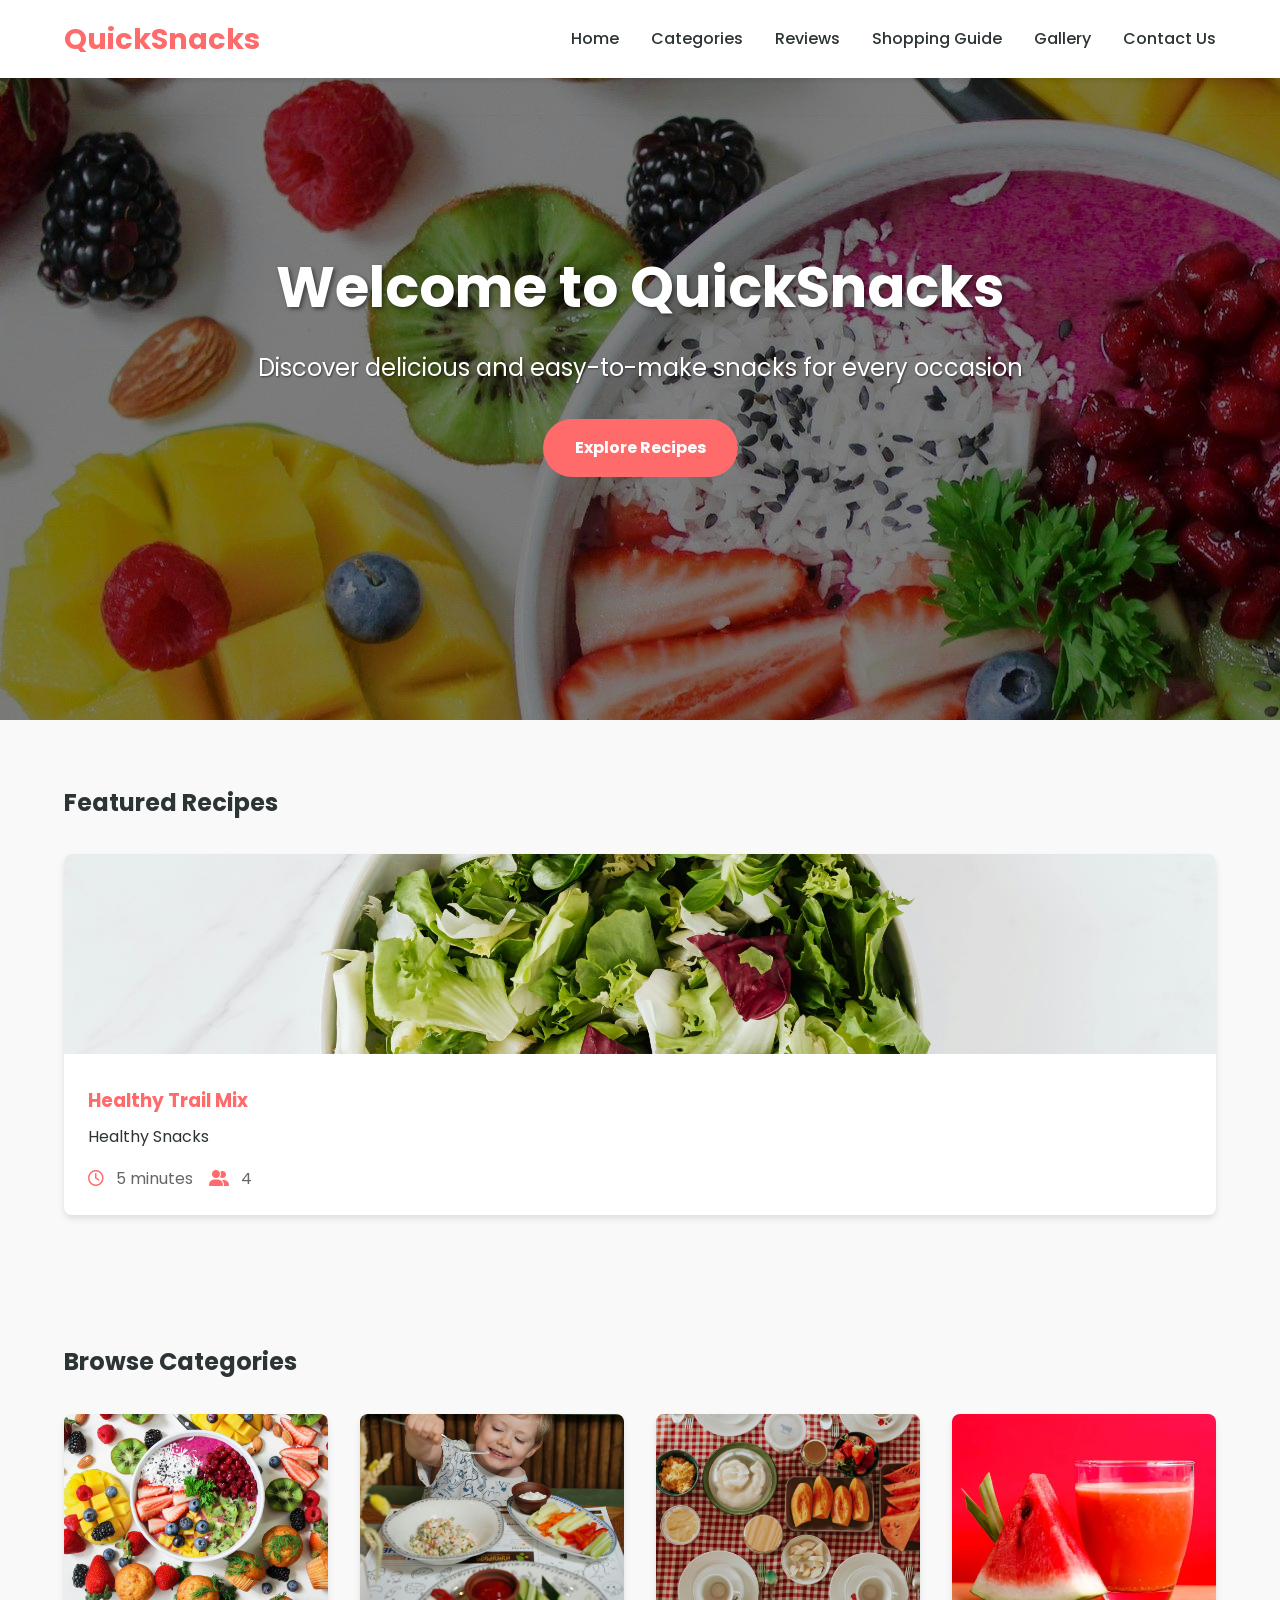
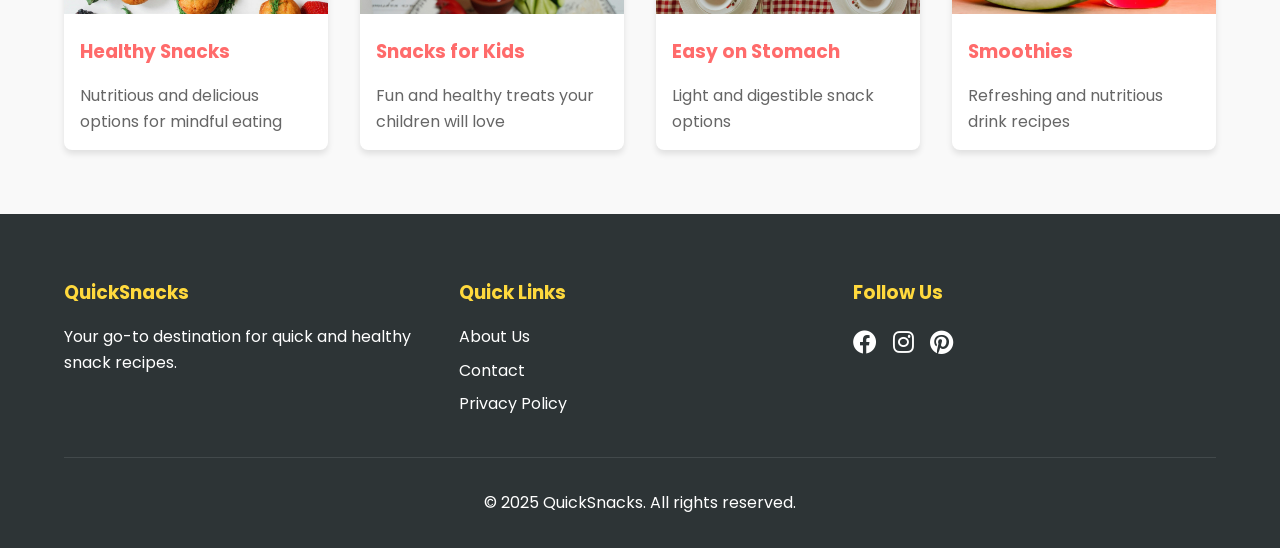
<file: index.html>
<!DOCTYPE html>
<html lang="en">
<head>
    <meta charset="UTF-8">
    <meta name="viewport" content="width=device-width, initial-scale=1.0">
    <title>QuickSnacks - Healthy & Delicious Snack Recipes</title>
    <link rel="stylesheet" href="css/style.css">
    <link href="https://fonts.googleapis.com/css2?family=Poppins:wght@300;400;500;600;700&display=swap" rel="stylesheet">
    <link rel="stylesheet" href="https://cdnjs.cloudflare.com/ajax/libs/font-awesome/6.0.0/css/all.min.css">
</head>
<body>
    <header>
        <nav class="navbar">
            <div class="logo">
                <h1>QuickSnacks</h1>
            </div>
            <ul class="nav-links">
                <li><a href="index.html" class="active">Home</a></li>
                <li class="dropdown">
                    <a href="#categories">Categories</a>
                    <div class="dropdown-content">
                        <a href="categories/healthy-snacks.html">Healthy Snacks</a>
                        <a href="categories/kids-snacks.html">Snacks for Kids</a>
                        <a href="categories/easy-stomach.html">Easy on Stomach</a>
                        <a href="categories/smoothies.html">Smoothies</a>
                    </div>
                </li>
                <li><a href="reviews.html">Reviews</a></li>
                <li><a href="shopping-guide.html">Shopping Guide</a></li>
                <li><a href="gallery.html">Gallery</a></li>
                <li><a href="contact.html">Contact Us</a></li>
            </ul>
        </nav>
    </header>

    <main>
        <section class="hero" style="background-image: url('./images/hero.jpg');">
            <div class="hero-content">
                <h1>Welcome to QuickSnacks</h1>
                <p>Discover delicious and easy-to-make snacks for every occasion</p>
                <a href="#featured" class="cta-button">Explore Recipes</a>
            </div>
        </section>

        <section id="featured" class="featured-recipes">
            <h2>Featured Recipes</h2>
            <div class="recipe-grid">
                <div class="recipe-card">
                    <img src="./images/trail.webp" alt="Healthy Trail Mix">
                    <div class="recipe-content">
                        <h3>Healthy Trail Mix</h3>
                        <p>Healthy Snacks</p>
                        <div class="recipe-meta">
                            <span><i class="far fa-clock"></i> 5 minutes</span>
                            <span><i class="fas fa-user-friends"></i> 4 servings</span>
                        </div>
                    </div>
                </div>
            </div>
        </section>

        <section class="categories-preview">
            <h2>Browse Categories</h2>
            <div class="category-grid">
                <div class="category-card">
                    <img src="./images/pexels-janetrangdoan-1092730.jpg" alt="Healthy Snacks">
                    <h3>Healthy Snacks</h3>
                    <p>Nutritious and delicious options for mindful eating</p>
                </div>
                <div class="category-card">
                    <img src="images/pexels-nadin-sh-78971847-28442522.jpg" alt="Kids Snacks">
                    <h3>Snacks for Kids</h3>
                    <p>Fun and healthy treats your children will love</p>
                </div>
                <div class="category-card">
                    <img src="images/easy.jpeg" alt="Easy on Stomach">
                    <h3>Easy on Stomach</h3>
                    <p>Light and digestible snack options</p>
                </div>
                <div class="category-card">
                    <img src="images/smothies.webp" alt="Smoothies">
                    <h3>Smoothies</h3>
                    <p>Refreshing and nutritious drink recipes</p>
                </div>
            </div>
        </section>
    </main>

    <footer>
        <div class="footer-content">
            <div class="footer-section">
                <h3>QuickSnacks</h3>
                <p>Your go-to destination for quick and healthy snack recipes.</p>
            </div>
            <div class="footer-section">
                <h3>Quick Links</h3>
                <ul>
                    <li><a href="about.html">About Us</a></li>
                    <li><a href="contact.html">Contact</a></li>
                    <li><a href="privacy.html">Privacy Policy</a></li>
                </ul>
            </div>
            <div class="footer-section">
                <h3>Follow Us</h3>
                <div class="social-links">
                    <a href="#"><i class="fab fa-facebook"></i></a>
                    <a href="#"><i class="fab fa-instagram"></i></a>
                    <a href="#"><i class="fab fa-pinterest"></i></a>
                </div>
            </div>
        </div>
        <div class="footer-bottom">
            <p>&copy; 2025 QuickSnacks. All rights reserved.</p>
        </div>
    </footer>

    <script src="js/main.js"></script>
</body>
</html>
</file>
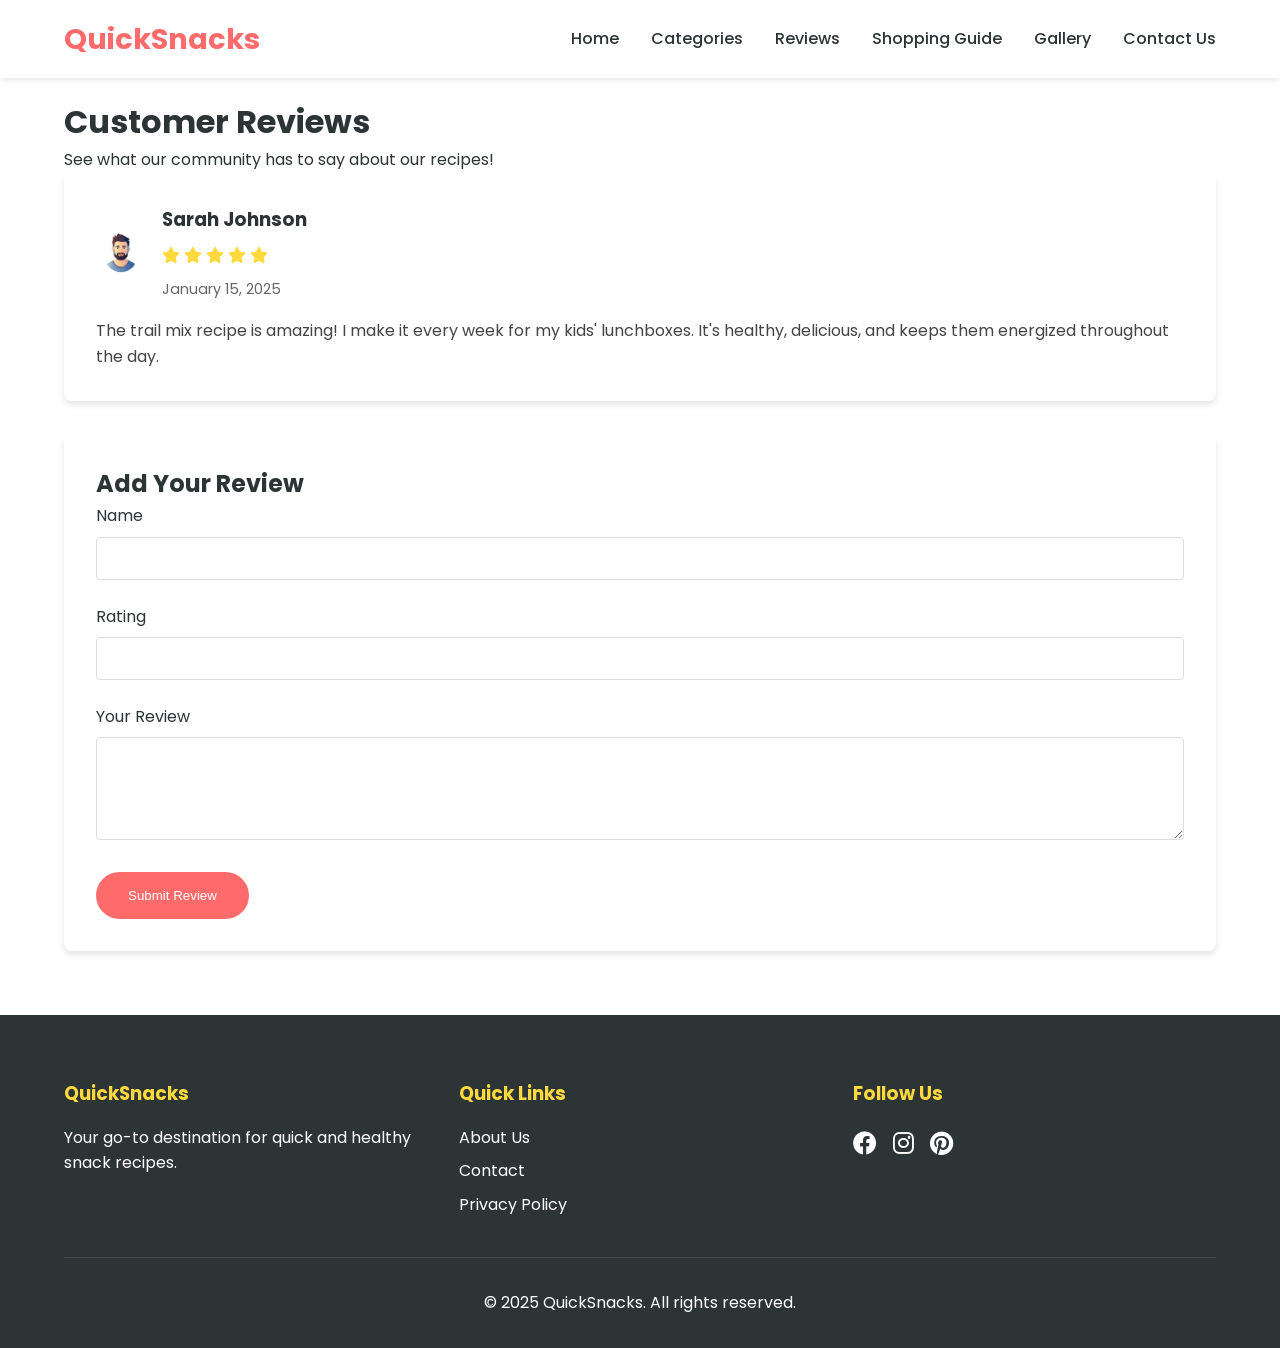
<file: reviews.html>
<!DOCTYPE html>
<html lang="en">
<head>
    <meta charset="UTF-8">
    <meta name="viewport" content="width=device-width, initial-scale=1.0">
    <title>Reviews - QuickSnacks</title>
    <link rel="stylesheet" href="css/style.css">
    <link href="https://fonts.googleapis.com/css2?family=Poppins:wght@300;400;500;600;700&display=swap" rel="stylesheet">
    <link rel="stylesheet" href="https://cdnjs.cloudflare.com/ajax/libs/font-awesome/6.0.0/css/all.min.css">
    <style>
        .reviews-container {
            padding: 6rem 5% 4rem;
        }
        .review-card {
            background: white;
            border-radius: 8px;
            padding: 2rem;
            margin-bottom: 2rem;
            box-shadow: 0 4px 6px rgba(0,0,0,0.1);
        }
        .review-header {
            display: flex;
            align-items: center;
            margin-bottom: 1rem;
        }
        .reviewer-avatar {
            width: 50px;
            height: 50px;
            border-radius: 50%;
            margin-right: 1rem;
        }
        .reviewer-info h3 {
            margin: 0;
            color: var(--text-color);
        }
        .review-date {
            color: #666;
            font-size: 0.9rem;
        }
        .star-rating {
            color: var(--accent-color);
            margin: 0.5rem 0;
        }
        .review-content {
            color: #444;
            line-height: 1.6;
        }
        .add-review-form {
            background: white;
            padding: 2rem;
            border-radius: 8px;
            box-shadow: 0 4px 6px rgba(0,0,0,0.1);
            margin-top: 2rem;
        }
        .form-group {
            margin-bottom: 1.5rem;
        }
        .form-group label {
            display: block;
            margin-bottom: 0.5rem;
        }
        .form-group input,
        .form-group textarea {
            width: 100%;
            padding: 0.8rem;
            border: 1px solid #ddd;
            border-radius: 4px;
        }
        .submit-review-btn {
            background-color: var(--primary-color);
            color: white;
            padding: 1rem 2rem;
            border: none;
            border-radius: 30px;
            cursor: pointer;
            transition: transform 0.3s ease;
        }
        .submit-review-btn:hover {
            transform: translateY(-2px);
        }
    </style>
</head>
<body>
    <header>
        <nav class="navbar">
            <div class="logo">
                <h1>QuickSnacks</h1>
            </div>
            <ul class="nav-links">
                <li><a href="index.html">Home</a></li>
                <li class="dropdown">
                    <a href="#categories">Categories</a>
                    <div class="dropdown-content">
                        <a href="categories/healthy-snacks.html">Healthy Snacks</a>
                        <a href="categories/kids-snacks.html">Snacks for Kids</a>
                        <a href="categories/easy-stomach.html">Easy on Stomach</a>
                        <a href="categories/smoothies.html">Smoothies</a>
                    </div>
                </li>
                <li><a href="reviews.html" class="active">Reviews</a></li>
                <li><a href="shopping-guide.html">Shopping Guide</a></li>
                <li><a href="gallery.html">Gallery</a></li>
                <li><a href="contact.html">Contact Us</a></li>
            </ul>
        </nav>
    </header>

    <main class="reviews-container">
        <h1>Customer Reviews</h1>
        <p>See what our community has to say about our recipes!</p>

        <div class="reviews-section">
            <div class="review-card">
                <div class="review-header">
                    <img src="images/user.jpg" alt="Sarah Johnson" class="reviewer-avatar">
                    <div class="reviewer-info">
                        <h3>Sarah Johnson</h3>
                        <div class="star-rating">
                            <i class="fas fa-star"></i>
                            <i class="fas fa-star"></i>
                            <i class="fas fa-star"></i>
                            <i class="fas fa-star"></i>
                            <i class="fas fa-star"></i>
                        </div>
                        <span class="review-date">January 15, 2025</span>
                    </div>
                </div>
                <div class="review-content">
                    <p>The trail mix recipe is amazing! I make it every week for my kids' lunchboxes. It's healthy, delicious, and keeps them energized throughout the day.</p>
                </div>
            </div>

            <!-- Add more review cards here -->
        </div>

        <div class="add-review-form">
            <h2>Add Your Review</h2>
            <form id="review-form">
                <div class="form-group">
                    <label for="name">Name</label>
                    <input type="text" id="name" name="name" required>
                </div>
                <div class="form-group">
                    <label for="rating">Rating</label>
                    <div class="star-rating-input">
                        <input type="number" id="rating" name="rating" min="1" max="5" required>
                    </div>
                </div>
                <div class="form-group">
                    <label for="review">Your Review</label>
                    <textarea id="review" name="review" rows="5" required></textarea>
                </div>
                <button type="submit" class="submit-review-btn">Submit Review</button>
            </form>
        </div>
    </main>

    <footer>
        <div class="footer-content">
            <div class="footer-section">
                <h3>QuickSnacks</h3>
                <p>Your go-to destination for quick and healthy snack recipes.</p>
            </div>
            <div class="footer-section">
                <h3>Quick Links</h3>
                <ul>
                    <li><a href="about.html">About Us</a></li>
                    <li><a href="contact.html">Contact</a></li>
                    <li><a href="privacy.html">Privacy Policy</a></li>
                </ul>
            </div>
            <div class="footer-section">
                <h3>Follow Us</h3>
                <div class="social-links">
                    <a href="#"><i class="fab fa-facebook"></i></a>
                    <a href="#"><i class="fab fa-instagram"></i></a>
                    <a href="#"><i class="fab fa-pinterest"></i></a>
                </div>
            </div>
        </div>
        <div class="footer-bottom">
            <p>&copy; 2025 QuickSnacks. All rights reserved.</p>
        </div>
    </footer>

    <script src="js/main.js"></script>
</body>
</html>
</file>
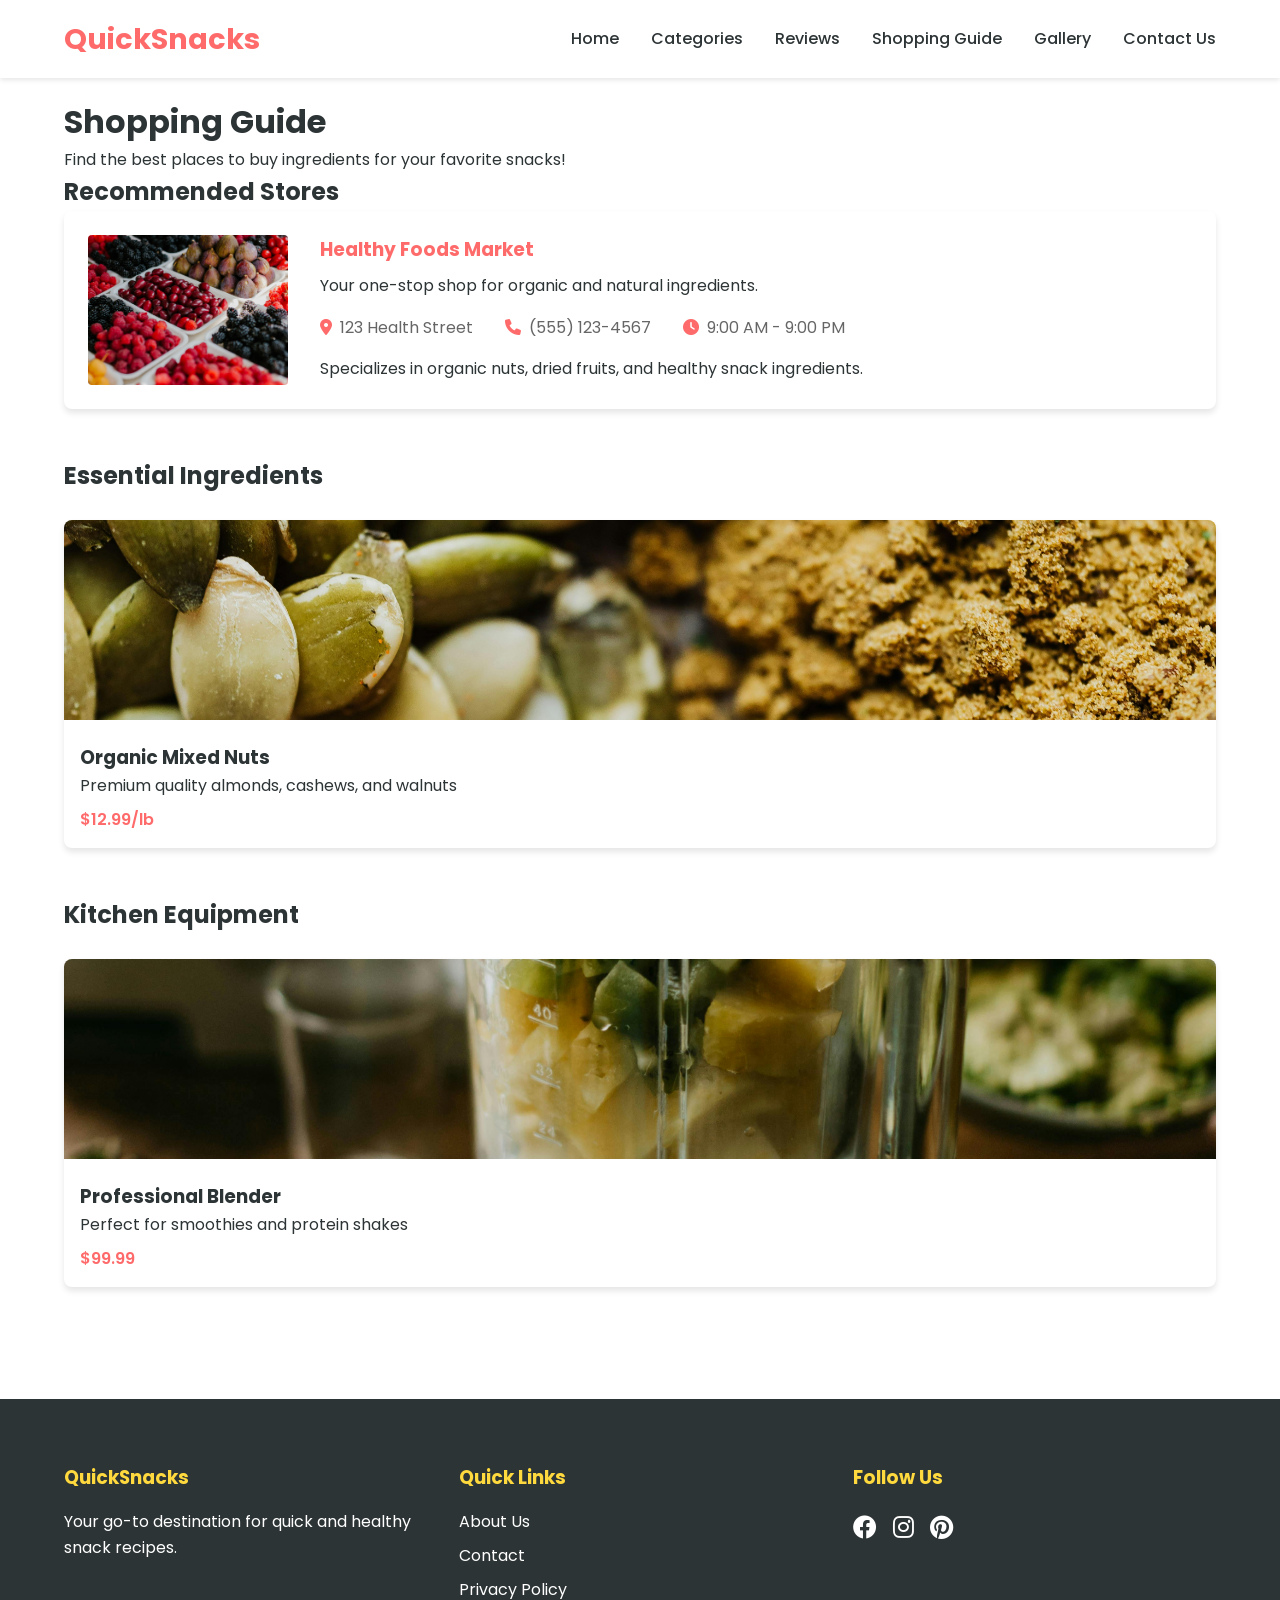
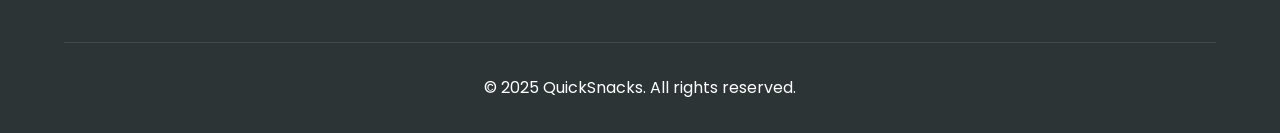
<file: shopping-guide.html>
<!DOCTYPE html>
<html lang="en">
<head>
    <meta charset="UTF-8">
    <meta name="viewport" content="width=device-width, initial-scale=1.0">
    <title>Shopping Guide - QuickSnacks</title>
    <link rel="stylesheet" href="css/style.css">
    <link href="https://fonts.googleapis.com/css2?family=Poppins:wght@300;400;500;600;700&display=swap" rel="stylesheet">
    <link rel="stylesheet" href="https://cdnjs.cloudflare.com/ajax/libs/font-awesome/6.0.0/css/all.min.css">
    <style>
        .shopping-guide-container {
            padding: 6rem 5% 4rem;
        }
        .category-section {
            margin-bottom: 3rem;
        }
        .store-card {
            background: white;
            border-radius: 8px;
            padding: 1.5rem;
            margin-bottom: 1.5rem;
            box-shadow: 0 4px 6px rgba(0,0,0,0.1);
            display: flex;
            gap: 2rem;
        }
        .store-image {
            width: 200px;
            height: 150px;
            object-fit: cover;
            border-radius: 4px;
        }
        .store-info {
            flex: 1;
        }
        .store-name {
            color: var(--primary-color);
            margin-bottom: 0.5rem;
        }
        .store-meta {
            display: flex;
            gap: 2rem;
            margin: 1rem 0;
            color: #666;
        }
        .store-meta i {
            color: var(--primary-color);
            margin-right: 0.5rem;
        }
        .product-grid {
            display: grid;
            grid-template-columns: repeat(auto-fit, minmax(250px, 1fr));
            gap: 1.5rem;
            margin-top: 1.5rem;
        }
        .product-card {
            background: white;
            border-radius: 8px;
            overflow: hidden;
            box-shadow: 0 4px 6px rgba(0,0,0,0.1);
        }
        .product-image {
            width: 100%;
            height: 200px;
            object-fit: cover;
        }
        .product-info {
            padding: 1rem;
        }
        .product-price {
            color: var(--primary-color);
            font-weight: 600;
            margin-top: 0.5rem;
        }
    </style>
</head>
<body>
    <header>
        <nav class="navbar">
            <div class="logo">
                <h1>QuickSnacks</h1>
            </div>
            <ul class="nav-links">
                <li><a href="index.html">Home</a></li>
                <li class="dropdown">
                    <a href="#categories">Categories</a>
                    <div class="dropdown-content">
                        <a href="categories/healthy-snacks.html">Healthy Snacks</a>
                        <a href="categories/kids-snacks.html">Snacks for Kids</a>
                        <a href="categories/easy-stomach.html">Easy on Stomach</a>
                        <a href="categories/smoothies.html">Smoothies</a>
                    </div>
                </li>
                <li><a href="reviews.html">Reviews</a></li>
                <li><a href="shopping-guide.html" class="active">Shopping Guide</a></li>
                <li><a href="gallery.html">Gallery</a></li>
                <li><a href="contact.html">Contact Us</a></li>
            </ul>
        </nav>
    </header>

    <main class="shopping-guide-container">
        <h1>Shopping Guide</h1>
        <p>Find the best places to buy ingredients for your favorite snacks!</p>

        <div class="category-section">
            <h2>Recommended Stores</h2>
            
            <div class="store-card">
                <img src="images/market.jpg" alt="Healthy Foods Market" class="store-image">
                <div class="store-info">
                    <h3 class="store-name">Healthy Foods Market</h3>
                    <p>Your one-stop shop for organic and natural ingredients.</p>
                    <div class="store-meta">
                        <span><i class="fas fa-map-marker-alt"></i>123 Health Street</span>
                        <span><i class="fas fa-phone"></i>(555) 123-4567</span>
                        <span><i class="fas fa-clock"></i>9:00 AM - 9:00 PM</span>
                    </div>
                    <p>Specializes in organic nuts, dried fruits, and healthy snack ingredients.</p>
                </div>
            </div>

         </div>

        <div class="category-section">
            <h2>Essential Ingredients</h2>
            <div class="product-grid">
                <div class="product-card">
                    <img src="images/nuts.jpg" alt="Mixed Nuts" class="product-image">
                    <div class="product-info">
                        <h3>Organic Mixed Nuts</h3>
                        <p>Premium quality almonds, cashews, and walnuts</p>
                        <p class="product-price">$12.99/lb</p>
                    </div>
                </div>

             </div>
        </div>

        <div class="category-section">
            <h2>Kitchen Equipment</h2>
            <div class="product-grid">
                <div class="product-card">
                    <img src="images/blender.jpg" alt="High-Speed Blender" class="product-image">
                    <div class="product-info">
                        <h3>Professional Blender</h3>
                        <p>Perfect for smoothies and protein shakes</p>
                        <p class="product-price">$99.99</p>
                    </div>
                </div>

                <!-- Add more equipment cards here -->
            </div>
        </div>
    </main>

    <footer>
        <div class="footer-content">
            <div class="footer-section">
                <h3>QuickSnacks</h3>
                <p>Your go-to destination for quick and healthy snack recipes.</p>
            </div>
            <div class="footer-section">
                <h3>Quick Links</h3>
                <ul>
                    <li><a href="about.html">About Us</a></li>
                    <li><a href="contact.html">Contact</a></li>
                    <li><a href="privacy.html">Privacy Policy</a></li>
                </ul>
            </div>
            <div class="footer-section">
                <h3>Follow Us</h3>
                <div class="social-links">
                    <a href="#"><i class="fab fa-facebook"></i></a>
                    <a href="#"><i class="fab fa-instagram"></i></a>
                    <a href="#"><i class="fab fa-pinterest"></i></a>
                </div>
            </div>
        </div>
        <div class="footer-bottom">
            <p>&copy; 2025 QuickSnacks. All rights reserved.</p>
        </div>
    </footer>

    <script src="js/main.js"></script>
</body>
</html>
</file>
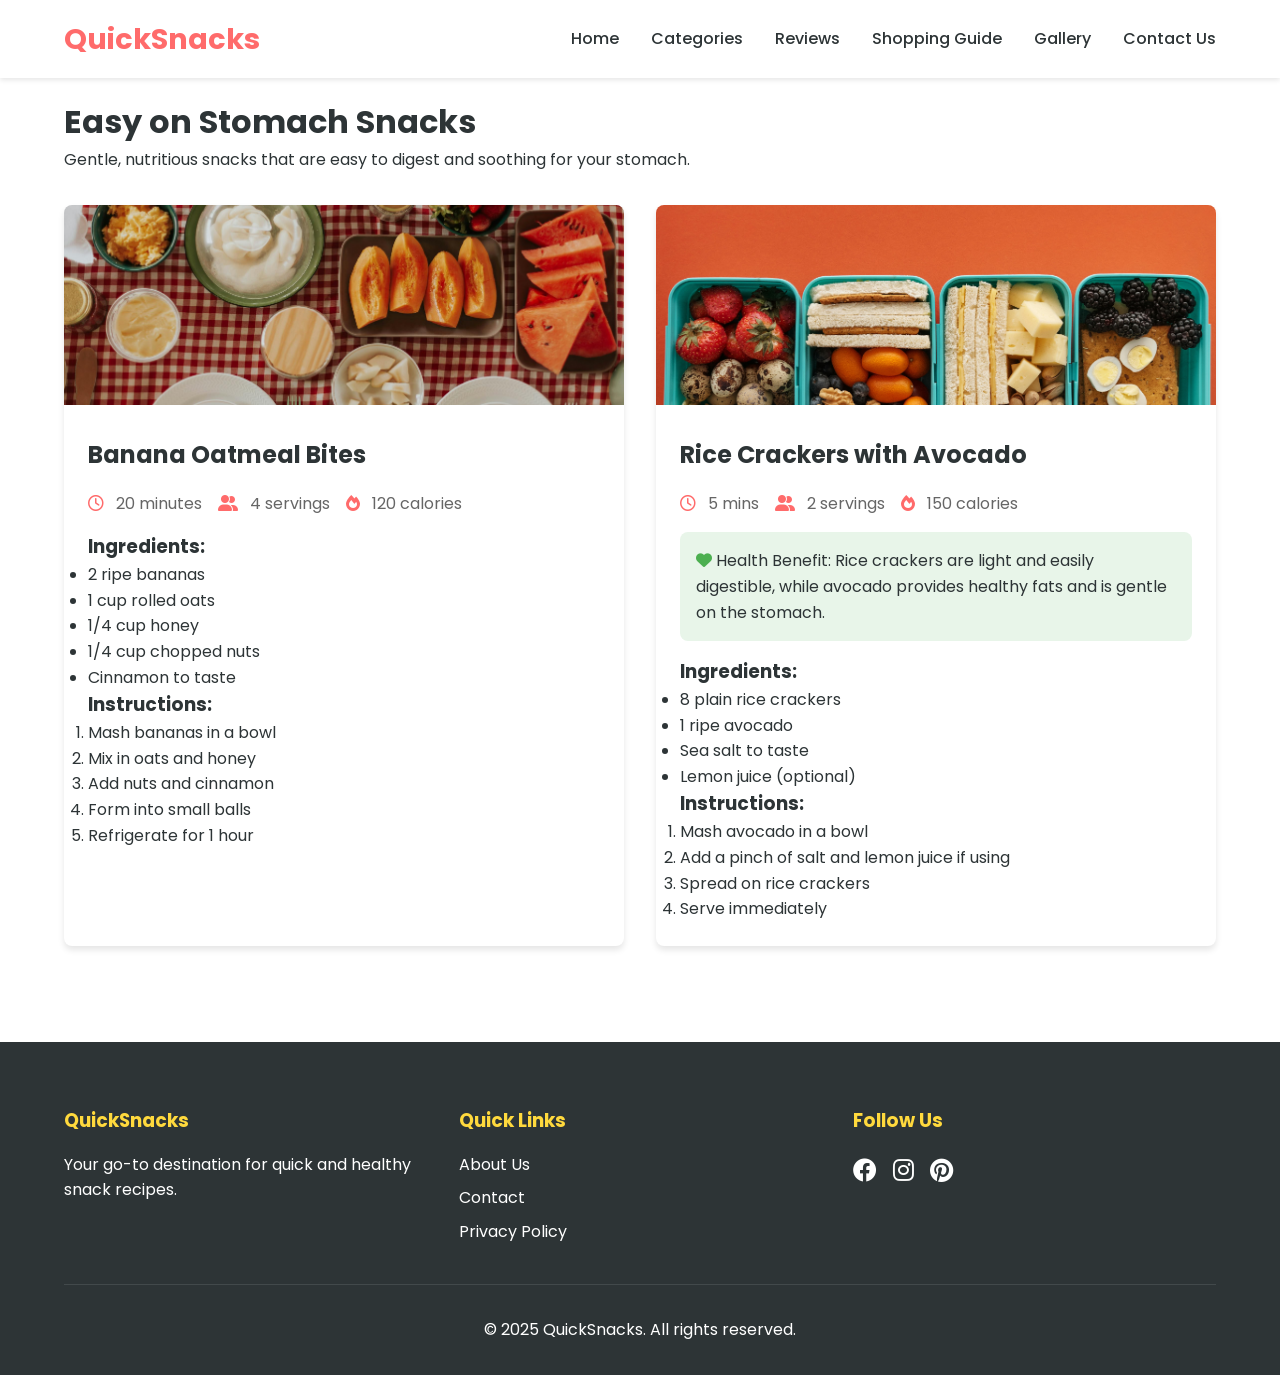
<file: categories/easy-stomach.html>
<!DOCTYPE html>
<html lang="en">
<head>
    <meta charset="UTF-8">
    <meta name="viewport" content="width=device-width, initial-scale=1.0">
    <title>Easy on Stomach Snacks - QuickSnacks</title>
    <link rel="stylesheet" href="../css/style.css">
    <link href="https://fonts.googleapis.com/css2?family=Poppins:wght@300;400;500;600;700&display=swap" rel="stylesheet">
    <link rel="stylesheet" href="https://cdnjs.cloudflare.com/ajax/libs/font-awesome/6.0.0/css/all.min.css">
    <style>
        .recipe-container {
            padding: 6rem 5% 4rem;
        }
        .recipe-card {
            background: white;
            border-radius: 8px;
            overflow: hidden;
            box-shadow: 0 4px 6px rgba(0,0,0,0.1);
            margin-bottom: 2rem;
        }
        .recipe-image {
            width: 100%;
            height: 300px;
            object-fit: cover;
        }
        .recipe-details {
            padding: 1.5rem;
        }
        .recipe-meta {
            display: flex;
            gap: 1rem;
            margin: 1rem 0;
            color: #666;
        }
        .recipe-meta i {
            color: var(--primary-color);
        }
        .health-benefit {
            background: #e8f5e9;
            padding: 1rem;
            border-radius: 8px;
            margin: 1rem 0;
        }
        .health-benefit i {
            color: #4caf50;
        }
    </style>
</head>
<body>
    <header>
        <nav class="navbar">
            <div class="logo">
                <h1>QuickSnacks</h1>
            </div>
            <ul class="nav-links">
                <li><a href="../index.html">Home</a></li>
                <li class="dropdown">
                    <a href="#" class="active">Categories</a>
                    <div class="dropdown-content">
                        <a href="healthy-snacks.html">Healthy Snacks</a>
                        <a href="kids-snacks.html">Snacks for Kids</a>
                        <a href="easy-stomach.html" class="active">Easy on Stomach</a>
                        <a href="smoothies.html">Smoothies</a>
                    </div>
                </li>
                <li><a href="../reviews.html">Reviews</a></li>
                <li><a href="../shopping-guide.html">Shopping Guide</a></li>
                <li><a href="../gallery.html">Gallery</a></li>
                <li><a href="../contact.html">Contact Us</a></li>
            </ul>
        </nav>
    </header>

    <main class="recipe-container">
        <h1>Easy on Stomach Snacks</h1>
        <p>Gentle, nutritious snacks that are easy to digest and soothing for your stomach.</p>

        <div class="recipe-grid">
            <div class="recipe-card">
                <img src="../images/easy.jpeg" alt="Banana Oatmeal Bites" class="recipe-image">
                <div class="recipe-details">
                    <h2>Banana Oatmeal Bites</h2>
                    <div class="recipe-meta">
                        <span><i class="far fa-clock"></i> 20 minutes</span>
                        <span><i class="fas fa-user-friends"></i> 4 servings</span>
                        <span><i class="fas fa-fire"></i> 120 calories</span>
                    </div>
                    <div class="recipe-ingredients">
                        <h3>Ingredients:</h3>
                        <ul>
                            <li>2 ripe bananas</li>
                            <li>1 cup rolled oats</li>
                            <li>1/4 cup honey</li>
                            <li>1/4 cup chopped nuts</li>
                            <li>Cinnamon to taste</li>
                        </ul>
                    </div>
                    <div class="recipe-instructions">
                        <h3>Instructions:</h3>
                        <ol>
                            <li>Mash bananas in a bowl</li>
                            <li>Mix in oats and honey</li>
                            <li>Add nuts and cinnamon</li>
                            <li>Form into small balls</li>
                            <li>Refrigerate for 1 hour</li>
                        </ol>
                    </div>
                </div>
            </div>

            <div class="recipe-card">
                <img src="../images/pexels-vanessa-loring-5972005.jpg" alt="Rice Crackers with Avocado" class="recipe-image">
                <div class="recipe-details">
                    <h2>Rice Crackers with Avocado</h2>
                    <div class="recipe-meta">
                        <span><i class="far fa-clock"></i> 5 mins</span>
                        <span><i class="fas fa-user-friends"></i> 2 servings</span>
                        <span><i class="fas fa-fire"></i> 150 calories</span>
                    </div>
                    <div class="health-benefit">
                        <i class="fas fa-heart"></i> Health Benefit: Rice crackers are light and easily digestible, while avocado provides healthy fats and is gentle on the stomach.
                    </div>
                    <div class="ingredients-list">
                        <h3>Ingredients:</h3>
                        <ul>
                            <li>8 plain rice crackers</li>
                            <li>1 ripe avocado</li>
                            <li>Sea salt to taste</li>
                            <li>Lemon juice (optional)</li>
                        </ul>
                    </div>
                    <div class="recipe-instructions">
                        <h3>Instructions:</h3>
                        <ol>
                            <li>Mash avocado in a bowl</li>
                            <li>Add a pinch of salt and lemon juice if using</li>
                            <li>Spread on rice crackers</li>
                            <li>Serve immediately</li>
                        </ol>
                    </div>
                </div>
            </div>
        </div>
    </main>

    <footer>
        <div class="footer-content">
            <div class="footer-section">
                <h3>QuickSnacks</h3>
                <p>Your go-to destination for quick and healthy snack recipes.</p>
            </div>
            <div class="footer-section">
                <h3>Quick Links</h3>
                <ul>
                    <li><a href="../about.html">About Us</a></li>
                    <li><a href="../contact.html">Contact</a></li>
                    <li><a href="../privacy.html">Privacy Policy</a></li>
                </ul>
            </div>
            <div class="footer-section">
                <h3>Follow Us</h3>
                <div class="social-links">
                    <a href="#"><i class="fab fa-facebook"></i></a>
                    <a href="#"><i class="fab fa-instagram"></i></a>
                    <a href="#"><i class="fab fa-pinterest"></i></a>
                </div>
            </div>
        </div>
        <div class="footer-bottom">
            <p>&copy; 2025 QuickSnacks. All rights reserved.</p>
        </div>
    </footer>

    <script src="../js/main.js"></script>
</body>
</html>
</file>
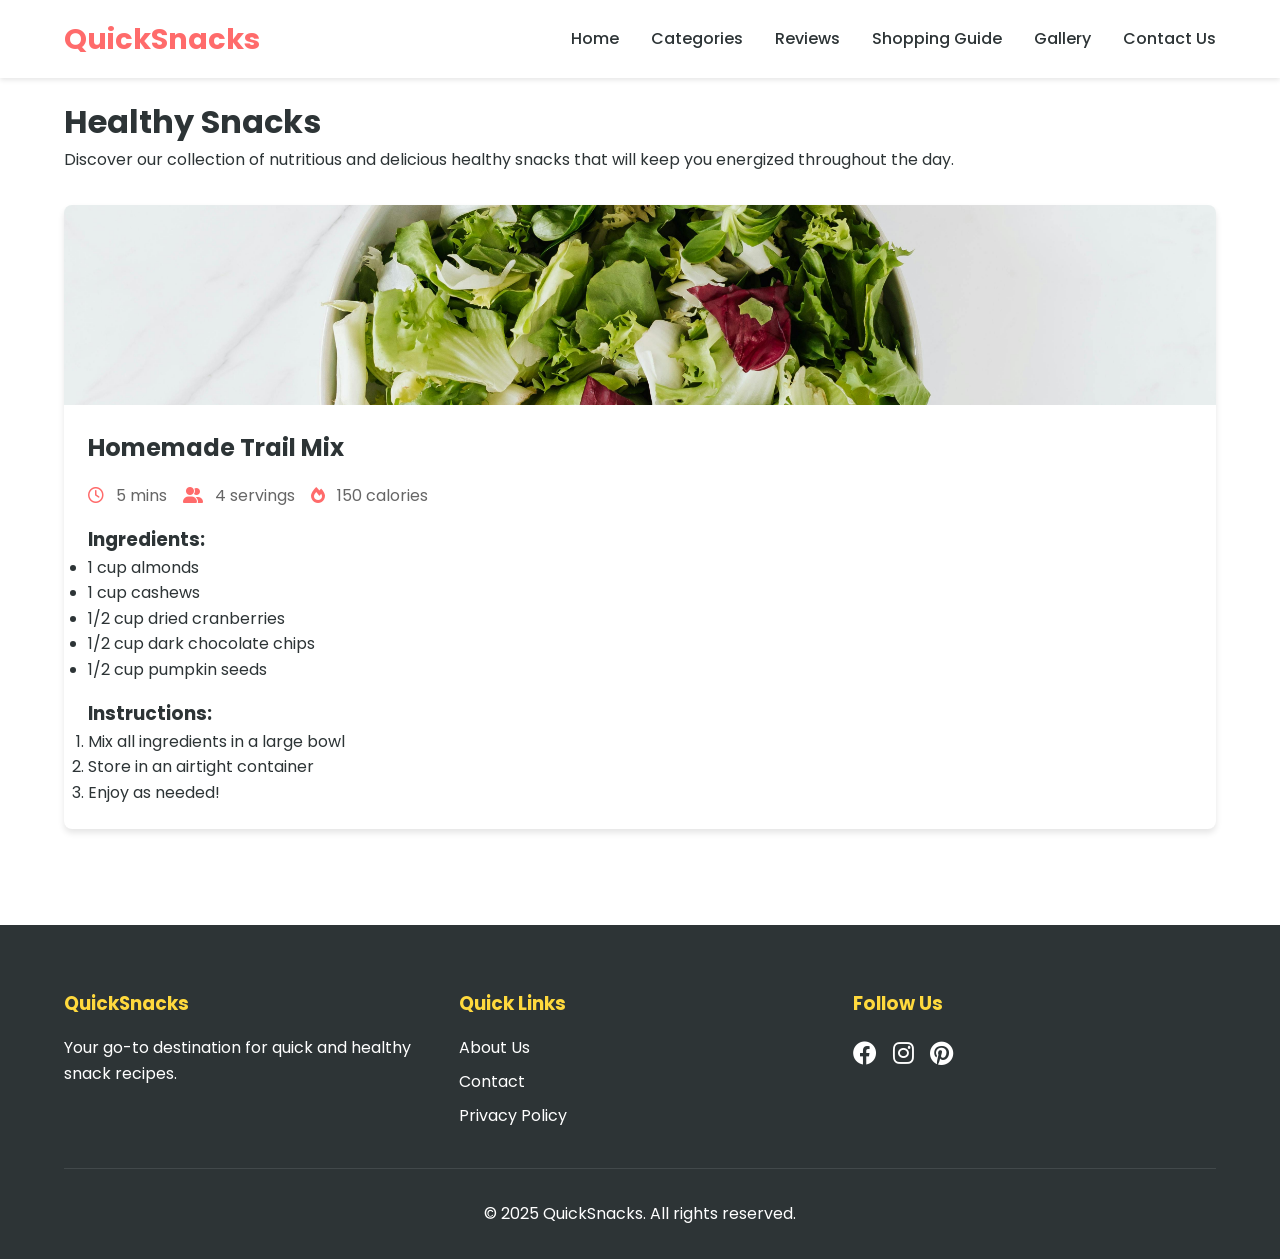
<file: categories/healthy-snacks.html>
<!DOCTYPE html>
<html lang="en">
<head>
    <meta charset="UTF-8">
    <meta name="viewport" content="width=device-width, initial-scale=1.0">
    <title>Healthy Snacks - QuickSnacks</title>
    <link rel="stylesheet" href="../css/style.css">
    <link href="https://fonts.googleapis.com/css2?family=Poppins:wght@300;400;500;600;700&display=swap" rel="stylesheet">
    <link rel="stylesheet" href="https://cdnjs.cloudflare.com/ajax/libs/font-awesome/6.0.0/css/all.min.css">
    <style>
        .recipe-container {
            padding: 6rem 5% 4rem;
        }
        .recipe-card {
            background: white;
            border-radius: 8px;
            overflow: hidden;
            box-shadow: 0 4px 6px rgba(0,0,0,0.1);
            margin-bottom: 2rem;
            display: flex;
            flex-direction: column;
        }
        .recipe-image {
            width: 100%;
            height: 250px;
            object-fit: cover;
        }
        .recipe-details {
            padding: 1.5rem;
        }
        .recipe-meta {
            display: flex;
            gap: 1rem;
            margin: 1rem 0;
            color: #666;
        }
        .recipe-meta i {
            color: var(--primary-color);
        }
        .ingredients-list {
            margin: 1rem 0;
        }
        .recipe-instructions {
            margin-top: 1rem;
        }
    </style>
</head>
<body>
    <header>
        <!-- Navigation bar (same as index.html) -->
        <nav class="navbar">
            <div class="logo">
                <h1>QuickSnacks</h1>
            </div>
            <ul class="nav-links">
                <li><a href="../index.html">Home</a></li>
                <li class="dropdown">
                    <a href="#" class="active">Categories</a>
                    <div class="dropdown-content">
                        <a href="healthy-snacks.html" class="active">Healthy Snacks</a>
                        <a href="kids-snacks.html">Snacks for Kids</a>
                        <a href="easy-stomach.html">Easy on Stomach</a>
                        <a href="smoothies.html">Smoothies</a>
                    </div>
                </li>
                <li><a href="../reviews.html">Reviews</a></li>
                <li><a href="../shopping-guide.html">Shopping Guide</a></li>
                <li><a href="../gallery.html">Gallery</a></li>
                <li><a href="../contact.html">Contact Us</a></li>
            </ul>
        </nav>
    </header>

    <main class="recipe-container">
        <h1>Healthy Snacks</h1>
        <p>Discover our collection of nutritious and delicious healthy snacks that will keep you energized throughout the day.</p>
        
        <div class="recipe-grid">
            <div class="recipe-card">
                <img src="../images/pexels-karolina-grabowska-4198017.jpg" alt="Trail Mix" class="recipe-image">
                <div class="recipe-details">
                    <h2>Homemade Trail Mix</h2>
                    <div class="recipe-meta">
                        <span><i class="far fa-clock"></i> 5 mins</span>
                        <span><i class="fas fa-user-friends"></i> 4 servings</span>
                        <span><i class="fas fa-fire"></i> 150 calories</span>
                    </div>
                    <div class="ingredients-list">
                        <h3>Ingredients:</h3>
                        <ul>
                            <li>1 cup almonds</li>
                            <li>1 cup cashews</li>
                            <li>1/2 cup dried cranberries</li>
                            <li>1/2 cup dark chocolate chips</li>
                            <li>1/2 cup pumpkin seeds</li>
                        </ul>
                    </div>
                    <div class="recipe-instructions">
                        <h3>Instructions:</h3>
                        <ol>
                            <li>Mix all ingredients in a large bowl</li>
                            <li>Store in an airtight container</li>
                            <li>Enjoy as needed!</li>
                        </ol>
                    </div>
                </div>
            </div>

         </div>
    </main>

    <footer>
        <!-- Footer content (same as index.html) -->
        <div class="footer-content">
            <div class="footer-section">
                <h3>QuickSnacks</h3>
                <p>Your go-to destination for quick and healthy snack recipes.</p>
            </div>
            <div class="footer-section">
                <h3>Quick Links</h3>
                <ul>
                    <li><a href="../about.html">About Us</a></li>
                    <li><a href="../contact.html">Contact</a></li>
                    <li><a href="../privacy.html">Privacy Policy</a></li>
                </ul>
            </div>
            <div class="footer-section">
                <h3>Follow Us</h3>
                <div class="social-links">
                    <a href="#"><i class="fab fa-facebook"></i></a>
                    <a href="#"><i class="fab fa-instagram"></i></a>
                    <a href="#"><i class="fab fa-pinterest"></i></a>
                </div>
            </div>
        </div>
        <div class="footer-bottom">
            <p>&copy; 2025 QuickSnacks. All rights reserved.</p>
        </div>
    </footer>

    <script src="../js/main.js"></script>
</body>
</html>
</file>
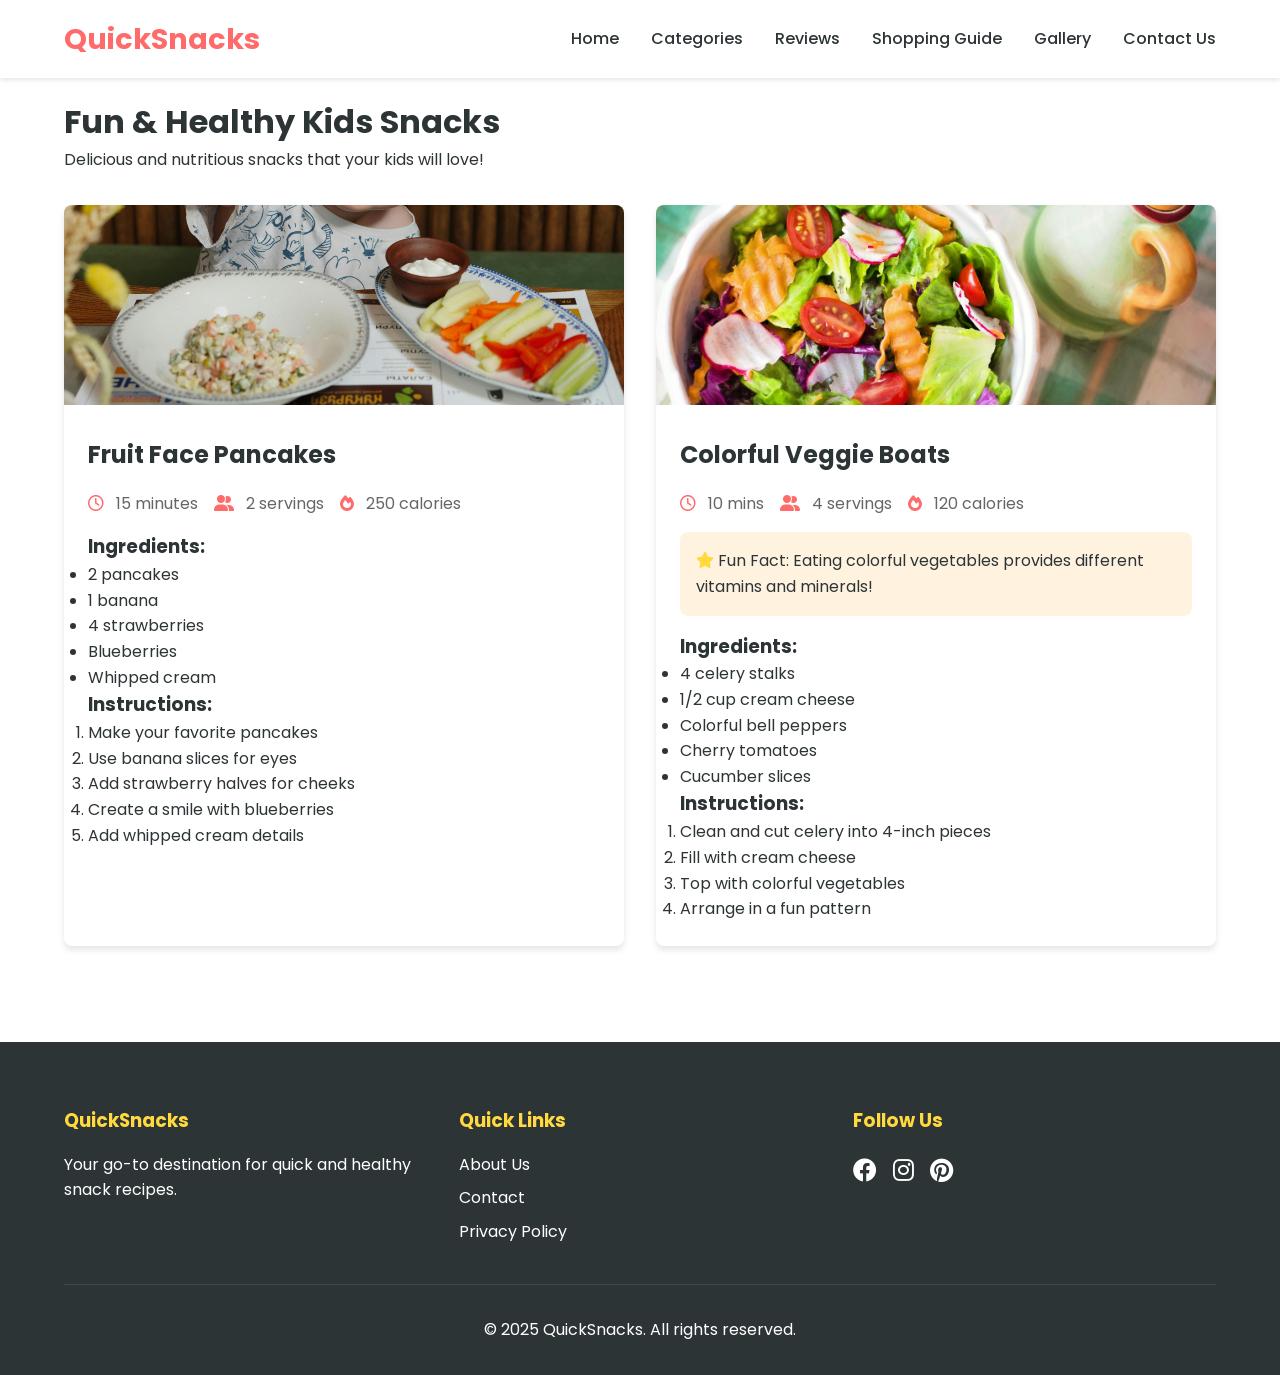
<file: categories/kids-snacks.html>
<!DOCTYPE html>
<html lang="en">
<head>
    <meta charset="UTF-8">
    <meta name="viewport" content="width=device-width, initial-scale=1.0">
    <title>Kids Snacks - QuickSnacks</title>
    <link rel="stylesheet" href="../css/style.css">
    <link href="https://fonts.googleapis.com/css2?family=Poppins:wght@300;400;500;600;700&display=swap" rel="stylesheet">
    <link rel="stylesheet" href="https://cdnjs.cloudflare.com/ajax/libs/font-awesome/6.0.0/css/all.min.css">
    <style>
        .recipe-container {
            padding: 6rem 5% 4rem;
        }
        .recipe-card {
            background: white;
            border-radius: 8px;
            overflow: hidden;
            box-shadow: 0 4px 6px rgba(0,0,0,0.1);
            margin-bottom: 2rem;
        }
        .recipe-image {
            width: 100%;
            height: 300px;
            object-fit: cover;
        }
        .recipe-details {
            padding: 1.5rem;
        }
        .recipe-meta {
            display: flex;
            gap: 1rem;
            margin: 1rem 0;
            color: #666;
        }
        .recipe-meta i {
            color: var(--primary-color);
        }
        .fun-fact {
            background: #fff3e0;
            padding: 1rem;
            border-radius: 8px;
            margin: 1rem 0;
        }
        .fun-fact i {
            color: var(--accent-color);
        }
    </style>
</head>
<body>
    <header>
        <nav class="navbar">
            <div class="logo">
                <h1>QuickSnacks</h1>
            </div>
            <ul class="nav-links">
                <li><a href="../index.html">Home</a></li>
                <li class="dropdown">
                    <a href="#" class="active">Categories</a>
                    <div class="dropdown-content">
                        <a href="healthy-snacks.html">Healthy Snacks</a>
                        <a href="kids-snacks.html" class="active">Snacks for Kids</a>
                        <a href="easy-stomach.html">Easy on Stomach</a>
                        <a href="smoothies.html">Smoothies</a>
                    </div>
                </li>
                <li><a href="../reviews.html">Reviews</a></li>
                <li><a href="../shopping-guide.html">Shopping Guide</a></li>
                <li><a href="../gallery.html">Gallery</a></li>
                <li><a href="../contact.html">Contact Us</a></li>
            </ul>
        </nav>
    </header>

    <main class="recipe-container">
        <h1>Fun & Healthy Kids Snacks</h1>
        <p>Delicious and nutritious snacks that your kids will love!</p>

        <div class="recipe-grid">
            <div class="recipe-card">
                <img src="../images/pexels-nadin-sh-78971847-28442522.jpg" alt="Fruit Face Pancakes" class="recipe-image">
                <div class="recipe-details">
                    <h2>Fruit Face Pancakes</h2>
                    <div class="recipe-meta">
                        <span><i class="far fa-clock"></i> 15 minutes</span>
                        <span><i class="fas fa-user-friends"></i> 2 servings</span>
                        <span><i class="fas fa-fire"></i> 250 calories</span>
                    </div>
                    <div class="recipe-ingredients">
                        <h3>Ingredients:</h3>
                        <ul>
                            <li>2 pancakes</li>
                            <li>1 banana</li>
                            <li>4 strawberries</li>
                            <li>Blueberries</li>
                            <li>Whipped cream</li>
                        </ul>
                    </div>
                    <div class="recipe-instructions">
                        <h3>Instructions:</h3>
                        <ol>
                            <li>Make your favorite pancakes</li>
                            <li>Use banana slices for eyes</li>
                            <li>Add strawberry halves for cheeks</li>
                            <li>Create a smile with blueberries</li>
                            <li>Add whipped cream details</li>
                        </ol>
                    </div>
                </div>
            </div>

            <div class="recipe-card">
                <img src="../images/pexels-jill-wellington-1638660-257816.jpg" alt="Veggie Boats" class="recipe-image">
                <div class="recipe-details">
                    <h2>Colorful Veggie Boats</h2>
                    <div class="recipe-meta">
                        <span><i class="far fa-clock"></i> 10 mins</span>
                        <span><i class="fas fa-user-friends"></i> 4 servings</span>
                        <span><i class="fas fa-fire"></i> 120 calories</span>
                    </div>
                    <div class="fun-fact">
                        <i class="fas fa-star"></i> Fun Fact: Eating colorful vegetables provides different vitamins and minerals!
                    </div>
                    <div class="ingredients-list">
                        <h3>Ingredients:</h3>
                        <ul>
                            <li>4 celery stalks</li>
                            <li>1/2 cup cream cheese</li>
                            <li>Colorful bell peppers</li>
                            <li>Cherry tomatoes</li>
                            <li>Cucumber slices</li>
                        </ul>
                    </div>
                    <div class="recipe-instructions">
                        <h3>Instructions:</h3>
                        <ol>
                            <li>Clean and cut celery into 4-inch pieces</li>
                            <li>Fill with cream cheese</li>
                            <li>Top with colorful vegetables</li>
                            <li>Arrange in a fun pattern</li>
                        </ol>
                    </div>
                </div>
            </div>
        </div>
    </main>

    <footer>
        <div class="footer-content">
            <div class="footer-section">
                <h3>QuickSnacks</h3>
                <p>Your go-to destination for quick and healthy snack recipes.</p>
            </div>
            <div class="footer-section">
                <h3>Quick Links</h3>
                <ul>
                    <li><a href="../about.html">About Us</a></li>
                    <li><a href="../contact.html">Contact</a></li>
                    <li><a href="../privacy.html">Privacy Policy</a></li>
                </ul>
            </div>
            <div class="footer-section">
                <h3>Follow Us</h3>
                <div class="social-links">
                    <a href="#"><i class="fab fa-facebook"></i></a>
                    <a href="#"><i class="fab fa-instagram"></i></a>
                    <a href="#"><i class="fab fa-pinterest"></i></a>
                </div>
            </div>
        </div>
        <div class="footer-bottom">
            <p>&copy; 2025 QuickSnacks. All rights reserved.</p>
        </div>
    </footer>

    <script src="../js/main.js"></script>
</body>
</html>
</file>
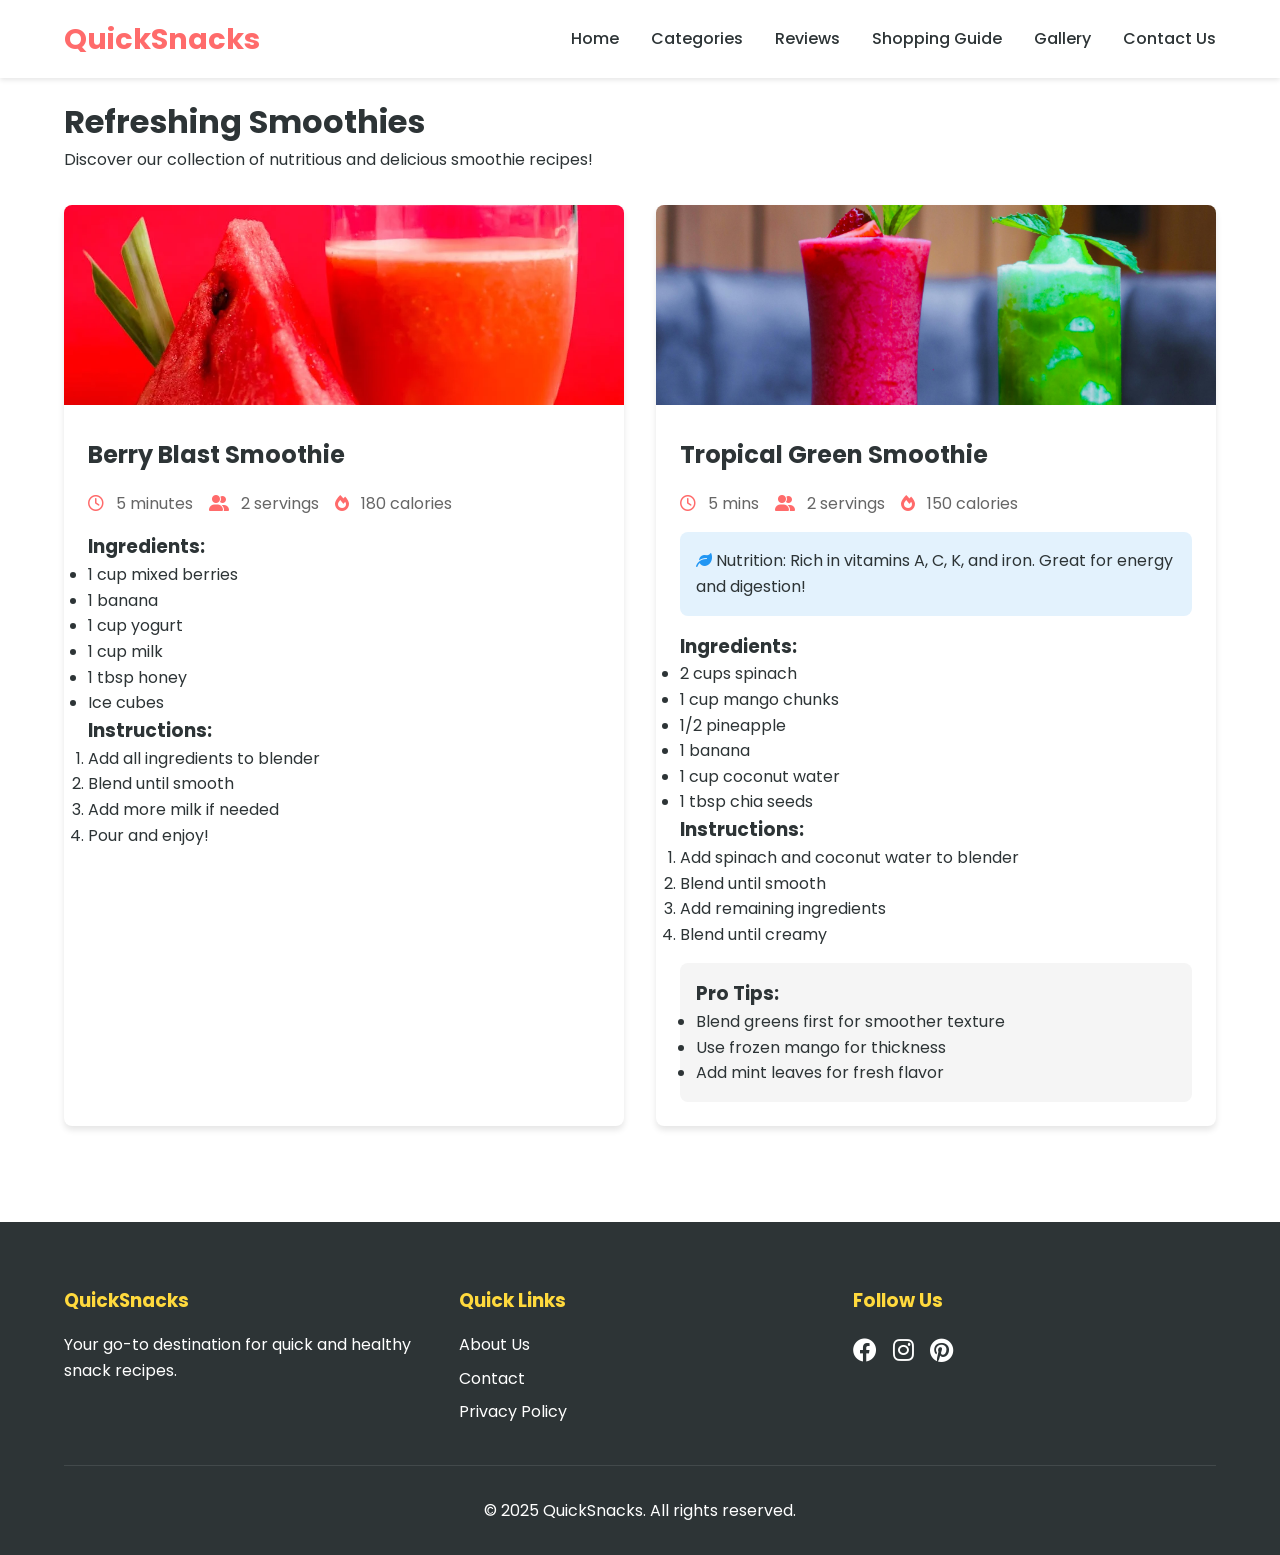
<file: categories/smoothies.html>
<!DOCTYPE html>
<html lang="en">
<head>
    <meta charset="UTF-8">
    <meta name="viewport" content="width=device-width, initial-scale=1.0">
    <title>Smoothies - QuickSnacks</title>
    <link rel="stylesheet" href="../css/style.css">
    <link href="https://fonts.googleapis.com/css2?family=Poppins:wght@300;400;500;600;700&display=swap" rel="stylesheet">
    <link rel="stylesheet" href="https://cdnjs.cloudflare.com/ajax/libs/font-awesome/6.0.0/css/all.min.css">
    <style>
        .recipe-container {
            padding: 6rem 5% 4rem;
        }
        .recipe-card {
            background: white;
            border-radius: 8px;
            overflow: hidden;
            box-shadow: 0 4px 6px rgba(0,0,0,0.1);
            margin-bottom: 2rem;
        }
        .recipe-image {
            width: 100%;
            height: 300px;
            object-fit: cover;
        }
        .recipe-details {
            padding: 1.5rem;
        }
        .recipe-meta {
            display: flex;
            gap: 1rem;
            margin: 1rem 0;
            color: #666;
        }
        .recipe-meta i {
            color: var(--primary-color);
        }
        .nutrition-info {
            background: #e3f2fd;
            padding: 1rem;
            border-radius: 8px;
            margin: 1rem 0;
        }
        .nutrition-info i {
            color: #2196f3;
        }
        .tips {
            background: #f5f5f5;
            padding: 1rem;
            border-radius: 8px;
            margin-top: 1rem;
        }
    </style>
</head>
<body>
    <header>
        <nav class="navbar">
            <div class="logo">
                <h1>QuickSnacks</h1>
            </div>
            <ul class="nav-links">
                <li><a href="../index.html">Home</a></li>
                <li class="dropdown">
                    <a href="#" class="active">Categories</a>
                    <div class="dropdown-content">
                        <a href="healthy-snacks.html">Healthy Snacks</a>
                        <a href="kids-snacks.html">Snacks for Kids</a>
                        <a href="easy-stomach.html">Easy on Stomach</a>
                        <a href="smoothies.html" class="active">Smoothies</a>
                    </div>
                </li>
                <li><a href="../reviews.html">Reviews</a></li>
                <li><a href="../shopping-guide.html">Shopping Guide</a></li>
                <li><a href="../gallery.html">Gallery</a></li>
                <li><a href="../contact.html">Contact Us</a></li>
            </ul>
        </nav>
    </header>

    <main class="recipe-container">
        <h1>Refreshing Smoothies</h1>
        <p>Discover our collection of nutritious and delicious smoothie recipes!</p>

        <div class="recipe-grid">
            <div class="recipe-card">
                <img src="../images/smothies.webp" alt="Berry Blast Smoothie" class="recipe-image">
                <div class="recipe-details">
                    <h2>Berry Blast Smoothie</h2>
                    <div class="recipe-meta">
                        <span><i class="far fa-clock"></i> 5 minutes</span>
                        <span><i class="fas fa-user-friends"></i> 2 servings</span>
                        <span><i class="fas fa-fire"></i> 180 calories</span>
                    </div>
                    <div class="recipe-ingredients">
                        <h3>Ingredients:</h3>
                        <ul>
                            <li>1 cup mixed berries</li>
                            <li>1 banana</li>
                            <li>1 cup yogurt</li>
                            <li>1 cup milk</li>
                            <li>1 tbsp honey</li>
                            <li>Ice cubes</li>
                        </ul>
                    </div>
                    <div class="recipe-instructions">
                        <h3>Instructions:</h3>
                        <ol>
                            <li>Add all ingredients to blender</li>
                            <li>Blend until smooth</li>
                            <li>Add more milk if needed</li>
                            <li>Pour and enjoy!</li>
                        </ol>
                    </div>
                </div>
            </div>

            <div class="recipe-card">
                <img src="../images/pexels-dogu-tuncer-339534179-17585019.jpg" alt="Tropical Green Smoothie" class="recipe-image">
                <div class="recipe-details">
                    <h2>Tropical Green Smoothie</h2>
                    <div class="recipe-meta">
                        <span><i class="far fa-clock"></i> 5 mins</span>
                        <span><i class="fas fa-user-friends"></i> 2 servings</span>
                        <span><i class="fas fa-fire"></i> 150 calories</span>
                    </div>
                    <div class="nutrition-info">
                        <i class="fas fa-leaf"></i> Nutrition: Rich in vitamins A, C, K, and iron. Great for energy and digestion!
                    </div>
                    <div class="ingredients-list">
                        <h3>Ingredients:</h3>
                        <ul>
                            <li>2 cups spinach</li>
                            <li>1 cup mango chunks</li>
                            <li>1/2 pineapple</li>
                            <li>1 banana</li>
                            <li>1 cup coconut water</li>
                            <li>1 tbsp chia seeds</li>
                        </ul>
                    </div>
                    <div class="recipe-instructions">
                        <h3>Instructions:</h3>
                        <ol>
                            <li>Add spinach and coconut water to blender</li>
                            <li>Blend until smooth</li>
                            <li>Add remaining ingredients</li>
                            <li>Blend until creamy</li>
                        </ol>
                    </div>
                    <div class="tips">
                        <h3>Pro Tips:</h3>
                        <ul>
                            <li>Blend greens first for smoother texture</li>
                            <li>Use frozen mango for thickness</li>
                            <li>Add mint leaves for fresh flavor</li>
                        </ul>
                    </div>
                </div>
            </div>
        </div>
    </main>

    <footer>
        <div class="footer-content">
            <div class="footer-section">
                <h3>QuickSnacks</h3>
                <p>Your go-to destination for quick and healthy snack recipes.</p>
            </div>
            <div class="footer-section">
                <h3>Quick Links</h3>
                <ul>
                    <li><a href="../about.html">About Us</a></li>
                    <li><a href="../contact.html">Contact</a></li>
                    <li><a href="../privacy.html">Privacy Policy</a></li>
                </ul>
            </div>
            <div class="footer-section">
                <h3>Follow Us</h3>
                <div class="social-links">
                    <a href="#"><i class="fab fa-facebook"></i></a>
                    <a href="#"><i class="fab fa-instagram"></i></a>
                    <a href="#"><i class="fab fa-pinterest"></i></a>
                </div>
            </div>
        </div>
        <div class="footer-bottom">
            <p>&copy; 2025 QuickSnacks. All rights reserved.</p>
        </div>
    </footer>

    <script src="../js/main.js"></script>
</body>
</html>
</file>
<file: css/style.css>
/* Global Styles */
:root {
    --primary-color: #ff6b6b;
    --secondary-color: #4ecdc4;
    --text-color: #2d3436;
    --background-color: #ffffff;
    --accent-color: #ffd93d;
}

* {
    margin: 0;
    padding: 0;
    box-sizing: border-box;
}

body {
    font-family: 'Poppins', sans-serif;
    line-height: 1.6;
    color: var(--text-color);
}

/* Navigation */
.navbar {
    display: flex;
    justify-content: space-between;
    align-items: center;
    padding: 1rem 5%;
    background-color: var(--background-color);
    box-shadow: 0 2px 5px rgba(0,0,0,0.1);
    position: fixed;
    width: 100%;
    top: 0;
    z-index: 1000;
}

.logo h1 {
    color: var(--primary-color);
    font-size: 1.8rem;
}

.nav-links {
    display: flex;
    list-style: none;
    gap: 2rem;
}

.nav-links a {
    text-decoration: none;
    color: var(--text-color);
    font-weight: 500;
    transition: color 0.3s ease;
}

.nav-links a:hover {
    color: var(--primary-color);
}

/* Dropdown Menu */
.dropdown {
    position: relative;
}

.dropdown-content {
    display: none;
    position: absolute;
    background-color: var(--background-color);
    min-width: 200px;
    box-shadow: 0 8px 16px rgba(0,0,0,0.1);
    z-index: 1;
    border-radius: 4px;
}

.dropdown:hover .dropdown-content {
    display: block;
}

.dropdown-content a {
    padding: 12px 16px;
    display: block;
}

/* Hero Section */
.hero {
    height: 80vh;
    background-size: cover;
    background-position: center;
    background-repeat: no-repeat;
    display: flex;
    align-items: center;
    justify-content: center;
    text-align: center;
    position: relative;
    background: linear-gradient(rgba(0,0,0,0.5), rgba(0,0,0,0.5)), url('../images/hero-bg.jpg');
}

.hero::before {
    content: '';
    position: absolute;
    top: 0;
    left: 0;
    right: 0;
    bottom: 0;
    background: rgba(0, 0, 0, 0.5);
    z-index: 1;
}

.hero-content {
    color: white;
    z-index: 2;
    padding: 2rem;
}

.hero h1 {
    font-size: 3.5rem;
    margin-bottom: 1rem;
    text-shadow: 2px 2px 4px rgba(0, 0, 0, 0.5);
}

.hero p {
    font-size: 1.5rem;
    margin-bottom: 2rem;
    text-shadow: 1px 1px 2px rgba(0, 0, 0, 0.5);
}

.cta-button {
    display: inline-block;
    padding: 1rem 2rem;
    background-color: var(--primary-color);
    color: white;
    text-decoration: none;
    border-radius: 30px;
    font-weight: bold;
    transition: background-color 0.3s ease;
}

.cta-button:hover {
    background-color: #ff6b4a;
}

/* Featured Recipes Section */
.featured-recipes {
    padding: 4rem 5%;
    background-color: #f9f9f9;
}

.recipe-grid {
    display: grid;
    grid-template-columns: repeat(auto-fit, minmax(280px, 1fr));
    gap: 2rem;
    margin-top: 2rem;
}

.recipe-card {
    background: white;
    border-radius: 8px;
    overflow: hidden;
    box-shadow: 0 4px 6px rgba(0,0,0,0.1);
    transition: transform 0.3s ease;
}

.recipe-card:hover {
    transform: translateY(-5px);
}

.recipe-card img {
    width: 100%;
    height: 200px;
    object-fit: cover;
}

.recipe-content {
    padding: 1.5rem;
}

.recipe-content h3 {
    color: var(--primary-color);
    margin-bottom: 0.5rem;
}

.recipe-meta {
    display: flex;
    gap: 1rem;
    color: #666;
    margin-top: 1rem;
}

.recipe-meta i {
    color: var(--primary-color);
    margin-right: 0.5rem;
}

/* Categories Preview */
.categories-preview {
    padding: 4rem 5%;
    background-color: #f9f9f9;
}

.category-grid {
    display: grid;
    grid-template-columns: repeat(auto-fit, minmax(250px, 1fr));
    gap: 2rem;
    margin-top: 2rem;
}

.category-card {
    background: white;
    border-radius: 8px;
    overflow: hidden;
    box-shadow: 0 4px 6px rgba(0,0,0,0.1);
    transition: transform 0.3s ease;
}

.category-card:hover {
    transform: translateY(-5px);
}

.category-card img {
    width: 100%;
    height: 200px;
    object-fit: cover;
}

.category-card h3 {
    padding: 1rem;
    color: var(--primary-color);
}

.category-card p {
    padding: 0 1rem 1rem;
    color: #666;
}

/* Footer */
footer {
    background-color: #2d3436;
    color: white;
    padding: 4rem 5% 2rem;
}

.footer-content {
    display: grid;
    grid-template-columns: repeat(auto-fit, minmax(250px, 1fr));
    gap: 2rem;
    margin-bottom: 2rem;
}

.footer-section h3 {
    color: var(--accent-color);
    margin-bottom: 1rem;
}

.footer-section ul {
    list-style: none;
}

.footer-section ul li {
    margin-bottom: 0.5rem;
}

.footer-section a {
    color: white;
    text-decoration: none;
}

.social-links {
    display: flex;
    gap: 1rem;
}

.social-links a {
    color: white;
    font-size: 1.5rem;
}

.footer-bottom {
    text-align: center;
    padding-top: 2rem;
    border-top: 1px solid rgba(255,255,255,0.1);
}

/* Responsive Design */
@media (max-width: 768px) {
    .nav-links {
        display: none;
    }
    
    .hero-content h2 {
        font-size: 2rem;
    }
}
</file>
